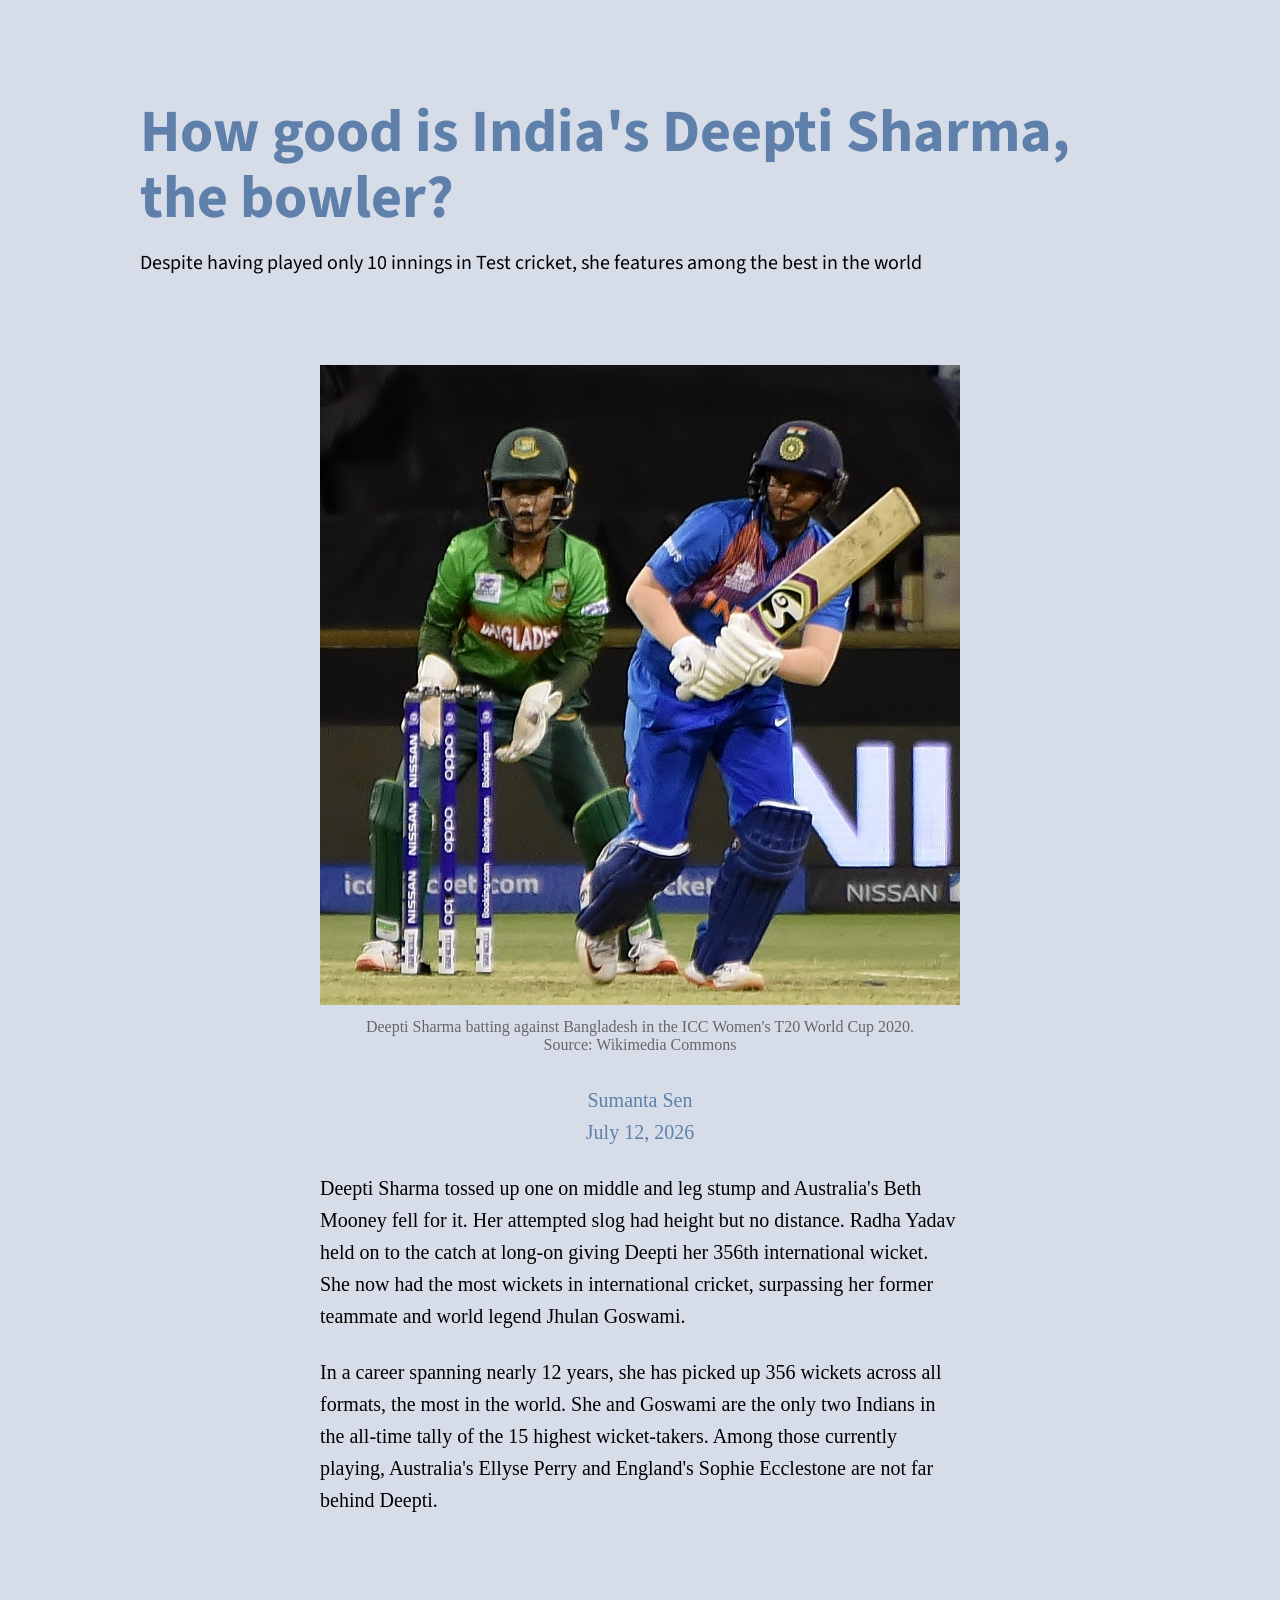
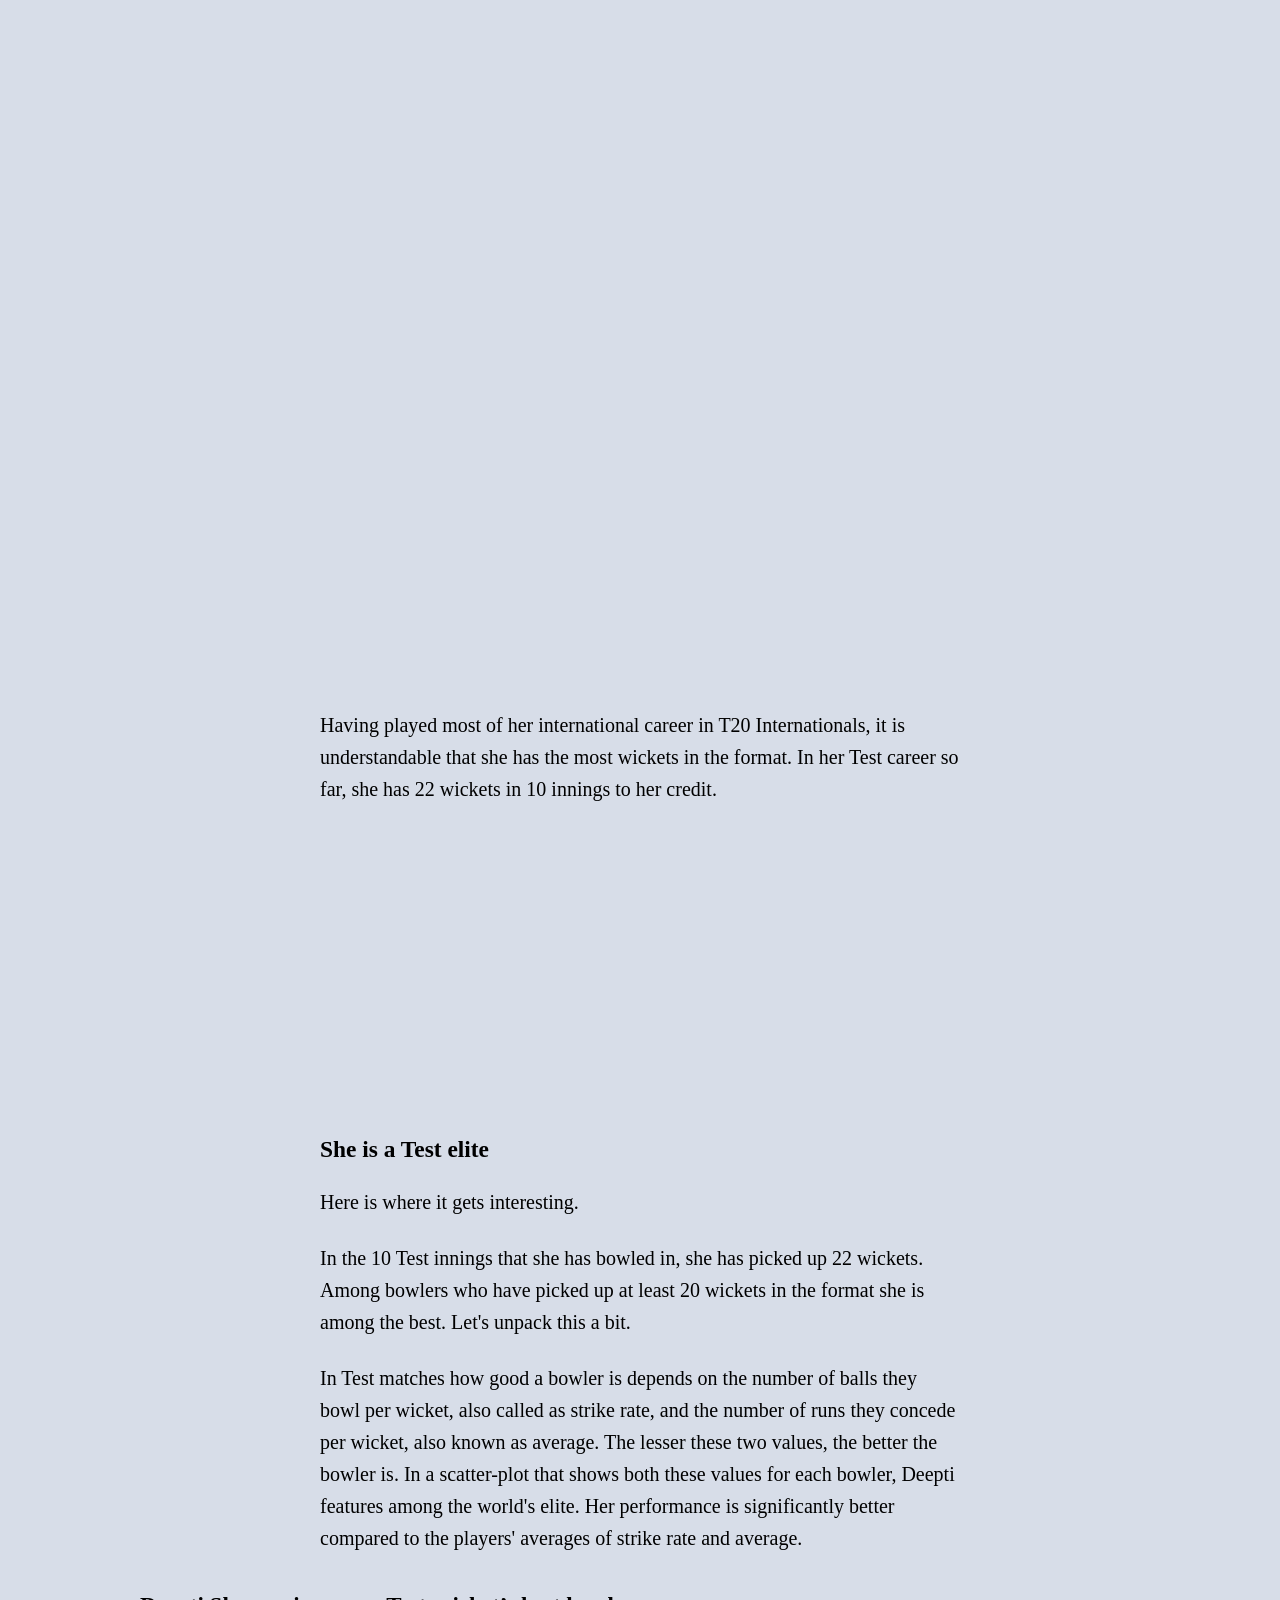
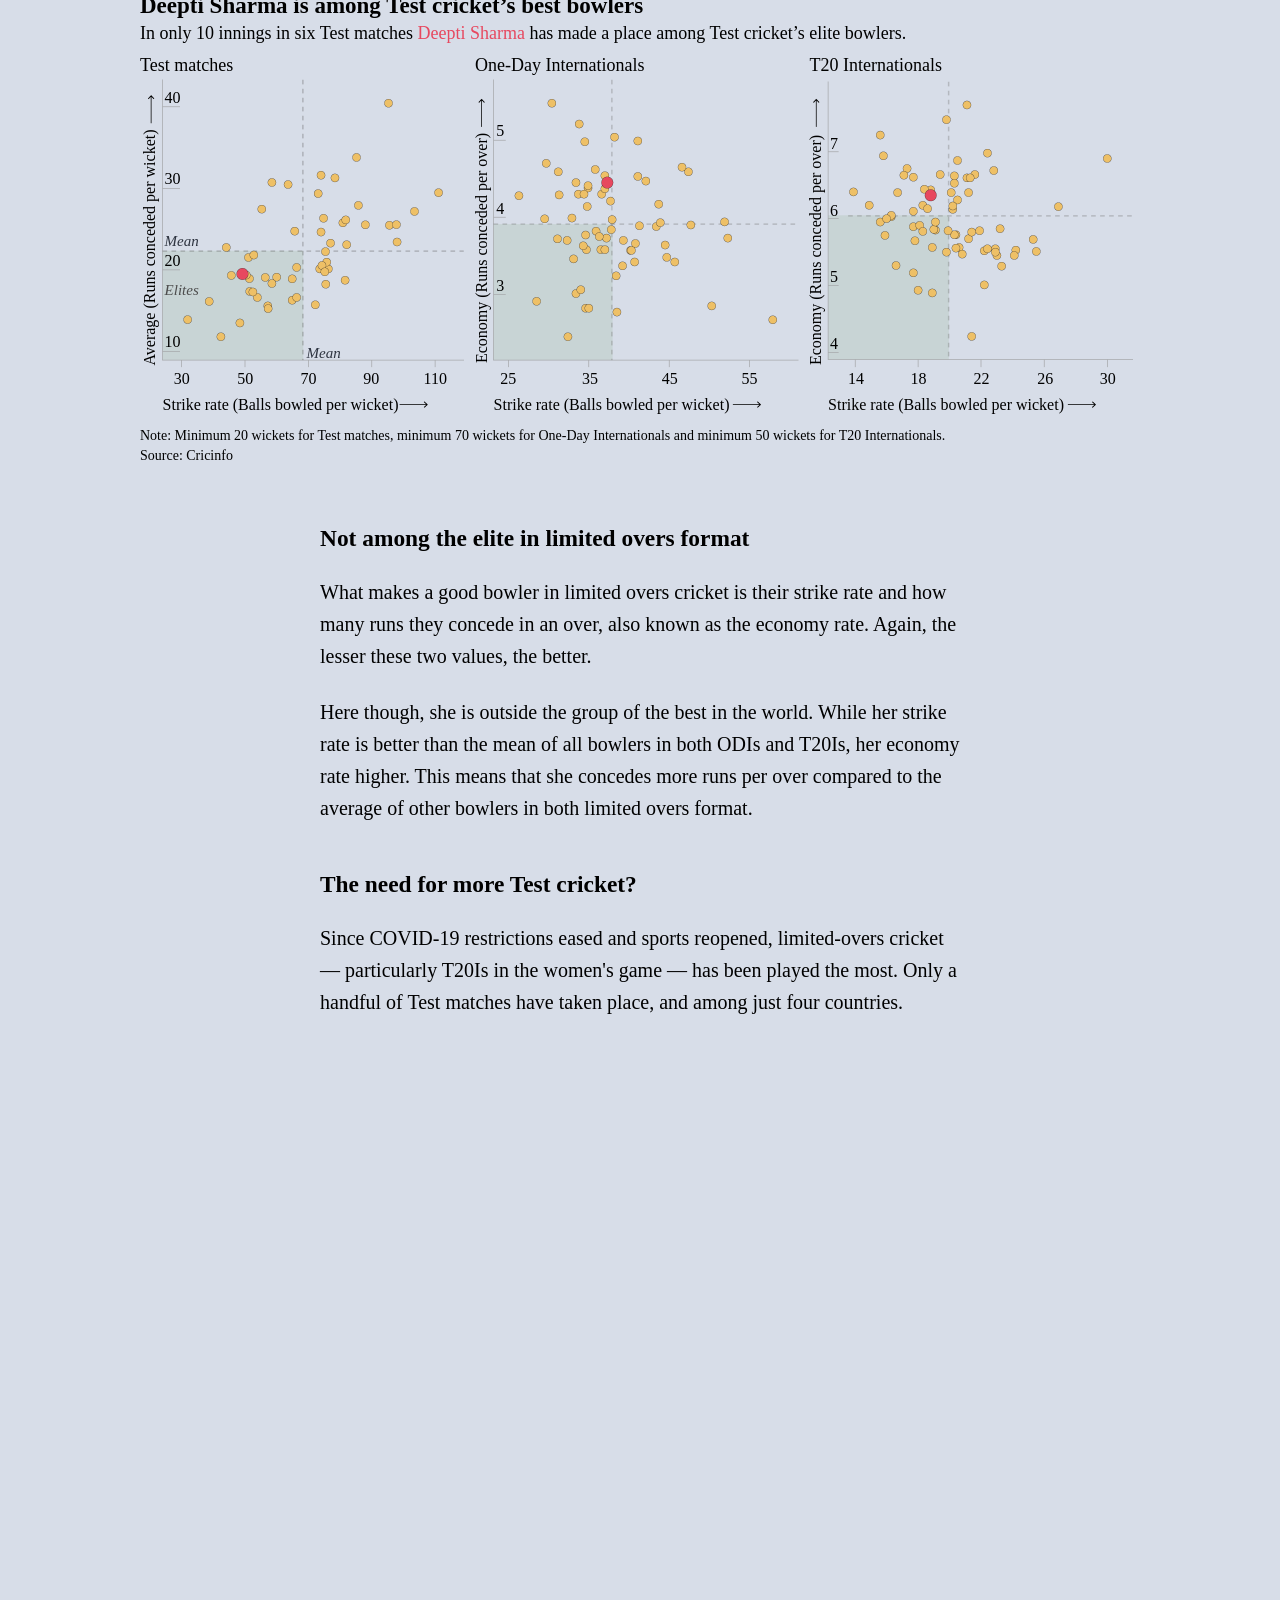
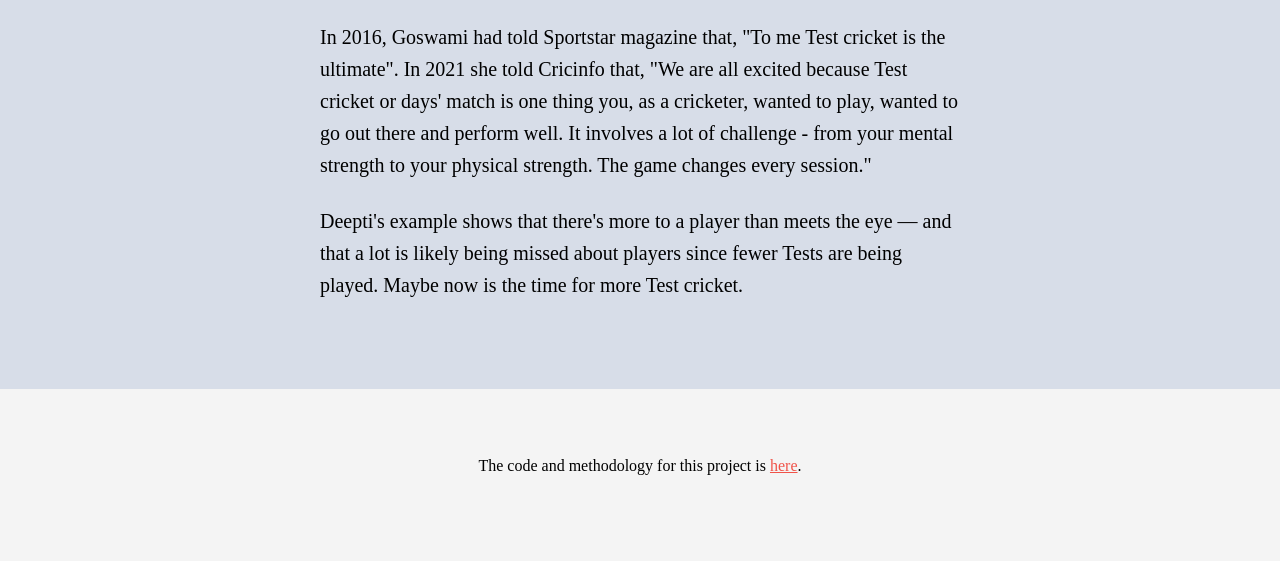
<file: index.html>
<!DOCTYPE html>
<html>

<head>
    <meta charset="utf-8">
    <meta name="viewport" content="width=device-width, initial-scale=1">
    <title>How good is India's Deepti Sharma, the bowler</title>

    <!-- Google fonts -->
    <link rel="preconnect" href="https://fonts.gstatic.com" crossorigin>
    <link rel="preconnect" href="https://fonts.googleapis.com">
    <link rel="preconnect" href="https://fonts.gstatic.com" crossorigin>
    <link href="https://fonts.googleapis.com/css2?family=Lora:ital,wght@0,400;0,700;1,400;1,700&display=swap"
        rel="stylesheet">
    <link href="https://fonts.googleapis.com/css2?family=Source+Sans+3:ital,wght@0,400;0,500;0,700;1,400;1,500&display=swap" rel="stylesheet">
    <link rel="stylesheet" href="style.css">
</head>

<body>
    <div class="content">
        <div class="header">
            <h1>How good is India's Deepti Sharma, the bowler?</h1>
            <p class="subhead">Despite having played only 10 innings in Test cricket, she features among the best in the world</p>
        </div>
        <figure>
            <img
                src="sharma-2020-wc.jpg">
            <figcaption>Deepti Sharma batting against Bangladesh in the ICC Women's T20 World Cup 2020. <br>Source: Wikimedia Commons</figcaption>
        </figure>
        <div class="byline">
            <p>Sumanta Sen <br> July 12, 2026</p>
        </div>
    
    <p>Deepti Sharma tossed up one on middle and leg stump and Australia's Beth Mooney fell for it. Her attempted slog had height but no distance. Radha Yadav held on to the catch at long-on giving Deepti her 356th international wicket. She now had the most wickets in international cricket, surpassing her former teammate and world legend Jhulan Goswami.</p>
        
    <p>In a career spanning nearly 12 years, she has picked up 356 wickets across all formats, the most in the world. She and Goswami are the only two Indians in the all-time tally of the 15 highest wicket-takers. Among those currently playing, Australia's Ellyse Perry and England's Sophie Ecclestone are not far behind Deepti.</p>

    <iframe title="Deepti Sharma: On top of the world" aria-label="Table" id="datawrapper-chart-aZpRU" src="https://datawrapper.dwcdn.net/aZpRU/1/" scrolling="no" frameborder="0" style="width: 0; min-width: 100% !important; border: none;" height="740" data-external="1"></iframe>
            
    <script type="text/javascript">(function(){function e(){window.addEventListener(`message`,function(e){if(e.data[`datawrapper-height`]!==void 0){var t=document.querySelectorAll(`iframe`);for(var n in e.data[`datawrapper-height`])for(var r=0,i;i=t[r];r++)if(i.contentWindow===e.source){var a=e.data[`datawrapper-height`][n]+`px`;i.style.height=a}}})}e()})();</script>

    <p>Having played most of her international career in T20 Internationals, it is understandable that she has the most wickets in the format. In her Test career so far, she has 22 wickets in 10 innings to her credit.</p>

    <iframe title="Most of her wickets have come in T20Is" aria-label="Split Bars" id="datawrapper-chart-PPwTS" src="https://datawrapper.dwcdn.net/PPwTS/1/" scrolling="no" frameborder="0" style="width: 0; min-width: 100% !important; border: none;" height="254" data-external="1"></iframe>
        
    <script type="text/javascript">(function(){function e(){window.addEventListener(`message`,function(e){if(e.data[`datawrapper-height`]!==void 0){var t=document.querySelectorAll(`iframe`);for(var n in e.data[`datawrapper-height`])for(var r=0,i;i=t[r];r++)if(i.contentWindow===e.source){var a=e.data[`datawrapper-height`][n]+`px`;i.style.height=a}}})}e()})();</script>

    <h3>She is a Test elite</h3>
        
    <p>Here is where it gets interesting.</p>
        
    <p>In the 10 Test innings that she has bowled in, she has picked up 22 wickets. Among bowlers who have picked up at least 20 wickets in the format she is among the best. Let's unpack this a bit.</p>
        
    <p>In Test matches how good a bowler is depends on the number of balls they bowl per wicket, also called as strike rate, and the number of runs they concede per wicket, also known as average. The lesser these two values, the better the bowler is. In a scatter-plot that shows both these values for each bowler, Deepti features among the world's elite. Her performance is significantly better compared to the players' averages of strike rate and average.</p>
</div>

<div class="full-width">
    <p class="visually-hidden">The graphic has three scatter plots showing where Deepti Sharma stands compared to other bowlers in Tests, ODIs and T20Is. All players are shown using yellow dots while Deepti Sharma is shown using a red dot.</p>
    <iframe id="game-format-iframe" src="game-format/game-format.html" width="100%" frameborder="0"></iframe>
</div>

<div class="content">
    <h3>Not among the elite in limited overs format</h3>

    <p>What makes a good bowler in limited overs cricket is their strike rate and how many runs they concede in an over, also known as the economy rate. Again, the lesser these two values, the better.</p>

    <p>Here though, she is outside the group of the best in the world. While her strike rate is better than the mean of all bowlers in both ODIs and T20Is, her economy rate higher. This means that she concedes more runs per over compared to the average of other bowlers in both limited overs format.</p>

    <h3>The need for more Test cricket?</h3>   

    <p>Since COVID-19 restrictions eased and sports reopened, limited-overs cricket — particularly T20Is in the women's game — has been played the most. Only a handful of Test matches have taken place, and among just four countries.</p>
        
    <iframe title="A handful of nations have played a handful of Tests" aria-label="Stacked Bars" id="datawrapper-chart-pEgpe" src="https://datawrapper.dwcdn.net/pEgpe/1/" scrolling="no" frameborder="0" style="width: 0; min-width: 100% !important; border: none;" height="550" data-external="1"></iframe>
    
    <script type="text/javascript">(function(){function e(){window.addEventListener(`message`,function(e){if(e.data[`datawrapper-height`]!==void 0){var t=document.querySelectorAll(`iframe`);for(var n in e.data[`datawrapper-height`])for(var r=0,i;i=t[r];r++)if(i.contentWindow===e.source){var a=e.data[`datawrapper-height`][n]+`px`;i.style.height=a}}})}e()})();</script>

    <p>In 2016, Goswami had told Sportstar magazine that, "To me Test cricket is the ultimate". In 2021 she told Cricinfo that, "We are all excited because Test cricket or days' match is one thing you, as a cricketer, wanted to play, wanted to go out there and perform well. It involves a lot of challenge - from your mental strength to your physical strength. The game changes every session."</p>

    <p>Deepti's example shows that there's more to a player than meets the eye — and that a lot is likely being missed about players since fewer Tests are being played. Maybe now is the time for more Test cricket.</p>
</div>
<div class="footer">
    <div class="content">
        <p>The code and methodology for this project is <a href="https://github.com/shumontosen/lede-first-deepti-sharma">here</a>.</p>
            
    </div>
</div>
     
</body>

</html>
</file>
<file: style.css>
body {
    margin: 0;
    font-size: 20px;
    font-family: Source Sans 3, serif;
    text-rendering: optimizeLegibility;
    background-color: #d7dde8;
}

.content {
    max-width: 640px;
    margin: auto;
}

.header {
    padding: 3em 0;
}

a {
    color: #f05349;
}

.byline {
    font-size: 1em;
    text-align: center;
    margin-top: 0.3em;
    color: #5e80ab;
}

figure {
    margin: 0;
    padding-bottom: 1.2em;
}

figcaption {
    font-size: 0.8em;
    text-align: center;
    margin-top: 0.5em;
    color: #666;
}

h1 {
    font-family: "Source Sans 3", sans-serif;
    font-weight: bold;
    font-size: 3em;
    line-height: 1.1;
    width: 100vw;
    position: relative;
    left: 50%;
    right: 50%;
    margin-left: -50vw;
    margin-right: -50vw;
    margin-bottom: 0.25em;
    color: #5e80ab;
    box-sizing: border-box;
    padding-left: max(0.5em, calc(50vw - 320px));
    padding-right: max(0.5em, calc(50vw - 320px));
}

.subhead {
    font-family: "Source Sans 3", sans-serif;
    width: 100vw;
    position: relative;
    left: 50%;
    right: 50%;
    margin-left: -50vw;
    margin-right: -50vw;
    font-size: 1em;
    margin-bottom: 0.1em;
    box-sizing: border-box;
    padding-left: max(0.5em, calc(50vw - 320px));
    padding-right: max(0.5em, calc(50vw - 320px));
}

@media (min-width: 640px) {
    h1,
    .subhead {
        padding-left: max(0.5em, calc(50vw - 500px));
        padding-right: max(0.5em, calc(50vw - 500px));
    }
}

iframe,
img,
video {
    max-width: 100%;
}

p {
    line-height: 1.6;
    margin: 0;
    padding-bottom: 1.2em;
}

iframe {
    padding-bottom: 1.2em;
}

code {
    font-family: 'Courier New', monospace;
    background: #fffbaf;
    font-size: 0.85em;
}

.full-width figure {
    text-align: center;
}

/* margin on mobile */
@media (max-width: 640px) {
    body {
        font-size: 18px;
    }

    .content {
        padding-left: 0.5em;
        padding-right: 0.5em;
    }
}

#game-format-iframe {
    width: 100%;
    height: 1500px;
    border: none;
    display: block;
}

@media (min-width: 1000px) {
    #game-format-iframe {
        height: 500px;
    }
}

#g-game-format-box p {
    font-family: 'Source Sans 3', sans-serif;
}

.visually-hidden {
    position: absolute;
    width: 1px;
    height: 1px;
    overflow: hidden;
    clip: rect(0, 0, 0, 0);
    white-space: nowrap;
}

.footer {
            background: #f4f4f4;
            text-align: center;
            font-size: 0.8em;
            margin-top: 4em;
            padding: 4em 0;
        }
</file>
